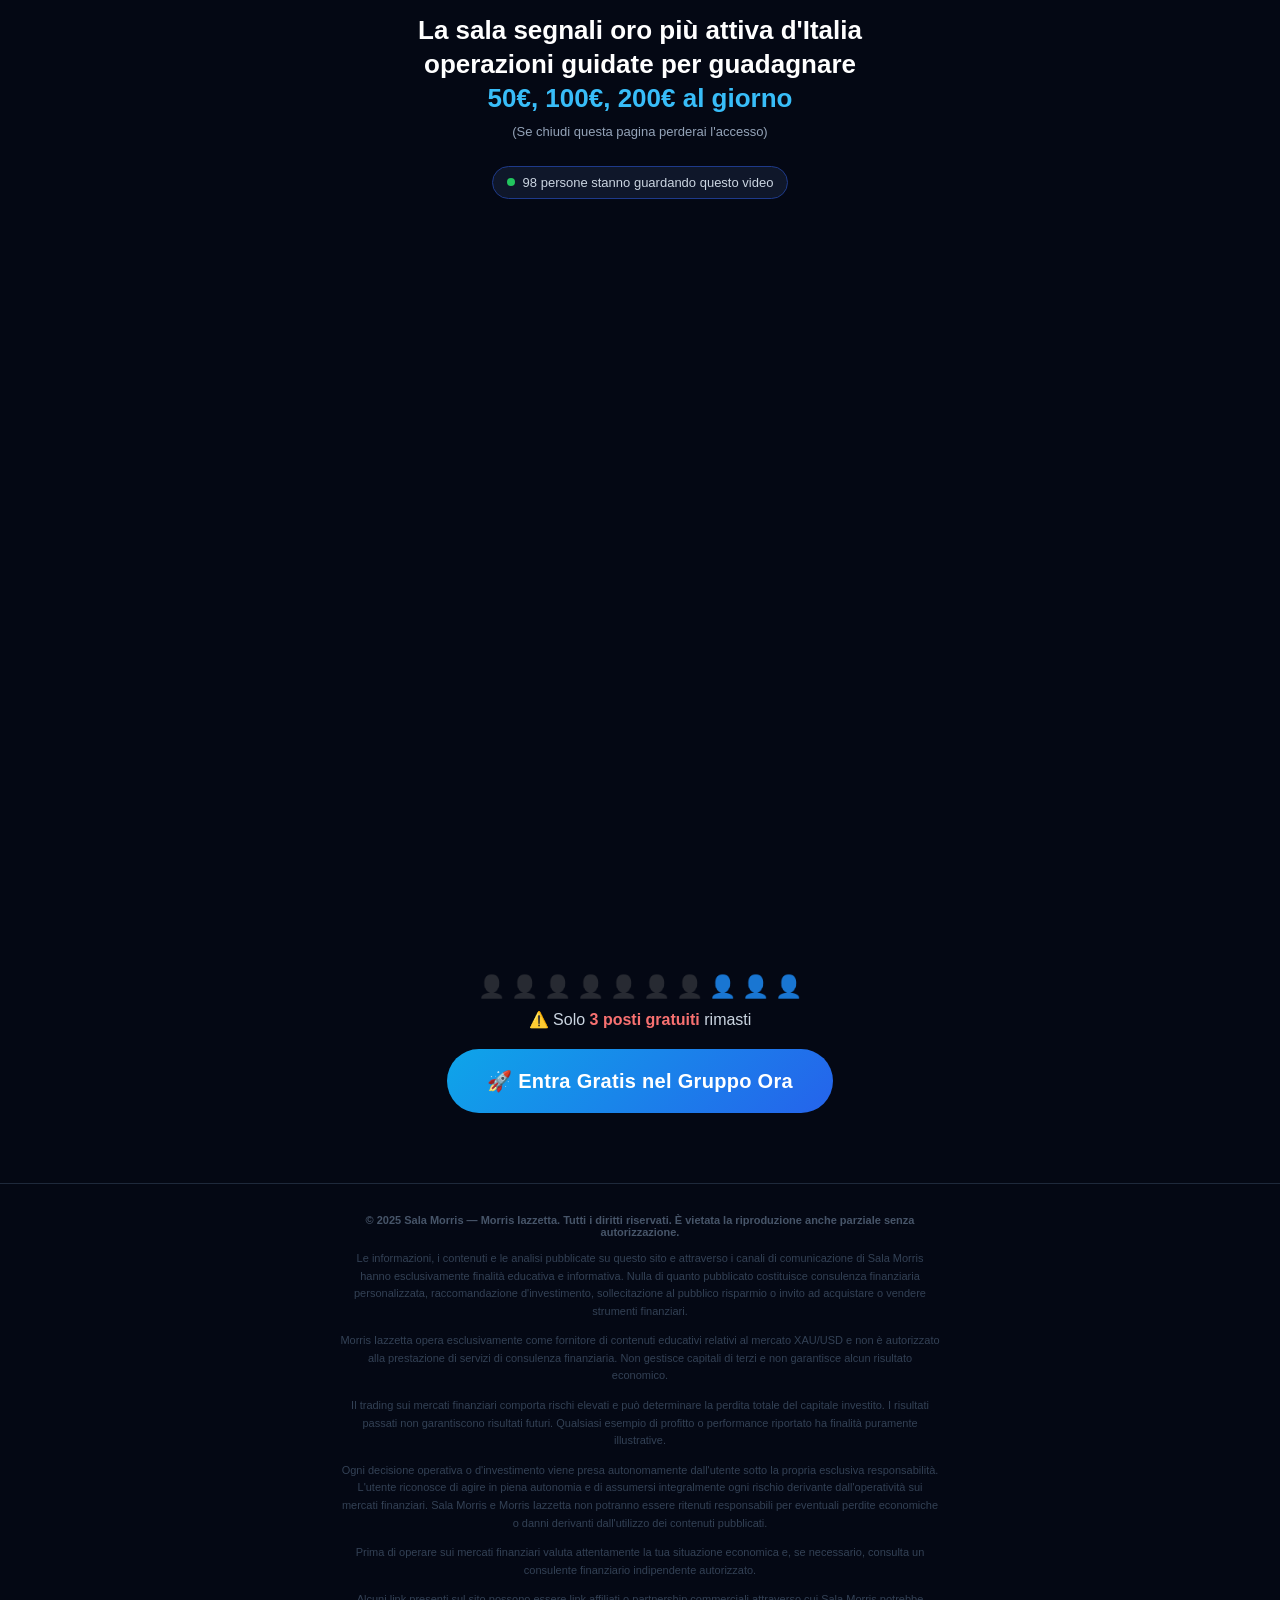
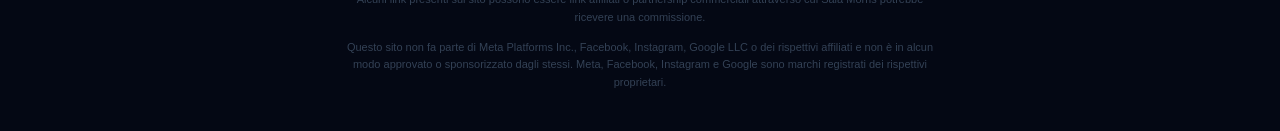
<file: index.html>
<!DOCTYPE html>
<html lang="it">
<head>
  <meta charset="UTF-8" />
  <meta name="viewport" content="width=device-width, initial-scale=1.0"/>
  <title>Sala Segnali Oro</title>
  <link rel="stylesheet" href="style.css"/>
</head>

<body>

<div class="hero">
  <h1>
    La sala segnali oro più attiva d'Italia<br>
    operazioni guidate per guadagnare<br>
    <span class="highlight">50€, 100€, 200€ al giorno</span>
  </h1>
  <div class="hero-sub">
    (Se chiudi questa pagina perderai l'accesso)
  </div>
</div>

<section class="video-section">

  <div class="live">
    <span class="dot"></span>
    <span id="liveCount">98 persone stanno guardando questo video</span>
  </div>

  <div class="video-box">
    <div id="vidalytics_embed_xAyGOYFG7h1gPb8x" style="width: 100%; position:relative; padding-top: 177.94%;"></div>
    <script type="text/javascript">
    (function (v, i, d, a, l, y, t, c, s) {
        y='_'+d.toLowerCase();c=d+'L';if(!v[d]){v[d]={};}if(!v[c]){v[c]={};}if(!v[y]){v[y]={};}var vl='Loader',vli=v[y][vl],vsl=v[c][vl + 'Script'],vlf=v[c][vl + 'Loaded'],ve='Embed';
        if (!vsl){vsl=function(u,cb){
            if(t){cb();return;}s=i.createElement("script");s.type="text/javascript";s.async=1;s.src=u;
            if(s.readyState){s.onreadystatechange=function(){if(s.readyState==="loaded"||s.readyState=="complete"){s.onreadystatechange=null;vlf=1;cb();}};}else{s.onload=function(){vlf=1;cb();};}
            i.getElementsByTagName("head")[0].appendChild(s);
        };}
        vsl(l+'loader.min.js',function(){if(!vli){var vlc=v[c][vl];vli=new vlc();}vli.loadScript(l+'player.min.js',function(){var vec=v[d][ve];t=new vec();t.run(a);});});
    })(window, document, 'Vidalytics', 'vidalytics_embed_xAyGOYFG7h1gPb8x', 'https://fast.vidalytics.com/embeds/LbjsXeBc/xAyGOYFG7h1gPb8x/');
    </script>
  </div>

</section>

<section class="cta-section">

  <div class="scarcity">
    <div class="seats">
      <span class="seat taken">👤</span>
      <span class="seat taken">👤</span>
      <span class="seat taken">👤</span>
      <span class="seat taken">👤</span>
      <span class="seat taken">👤</span>
      <span class="seat taken">👤</span>
      <span class="seat taken">👤</span>
      <span class="seat free">👤</span>
      <span class="seat free">👤</span>
      <span class="seat free">👤</span>
    </div>
    <p class="scarcity-text">⚠️ Solo <strong>3 posti gratuiti</strong> rimasti</p>
  </div>

  <a href="https://wa.me/morrisiazzetta" target="_blank" class="cta-btn">
    🚀 Entra Gratis nel Gruppo Ora
  </a>

</section>

<footer class="footer">
  <div class="footer-inner">

    <p class="footer-brand">© 2025 Sala Morris — Morris Iazzetta. Tutti i diritti riservati. È vietata la riproduzione anche parziale senza autorizzazione.</p>

    <p class="footer-text">Le informazioni, i contenuti e le analisi pubblicate su questo sito e attraverso i canali di comunicazione di Sala Morris hanno esclusivamente finalità educativa e informativa. Nulla di quanto pubblicato costituisce consulenza finanziaria personalizzata, raccomandazione d'investimento, sollecitazione al pubblico risparmio o invito ad acquistare o vendere strumenti finanziari.</p>

    <p class="footer-text">Morris Iazzetta opera esclusivamente come fornitore di contenuti educativi relativi al mercato XAU/USD e non è autorizzato alla prestazione di servizi di consulenza finanziaria. Non gestisce capitali di terzi e non garantisce alcun risultato economico.</p>

    <p class="footer-text">Il trading sui mercati finanziari comporta rischi elevati e può determinare la perdita totale del capitale investito. I risultati passati non garantiscono risultati futuri. Qualsiasi esempio di profitto o performance riportato ha finalità puramente illustrative.</p>

    <p class="footer-text">Ogni decisione operativa o d'investimento viene presa autonomamente dall'utente sotto la propria esclusiva responsabilità. L'utente riconosce di agire in piena autonomia e di assumersi integralmente ogni rischio derivante dall'operatività sui mercati finanziari. Sala Morris e Morris Iazzetta non potranno essere ritenuti responsabili per eventuali perdite economiche o danni derivanti dall'utilizzo dei contenuti pubblicati.</p>

    <p class="footer-text">Prima di operare sui mercati finanziari valuta attentamente la tua situazione economica e, se necessario, consulta un consulente finanziario indipendente autorizzato.</p>

    <p class="footer-text">Alcuni link presenti sul sito possono essere link affiliati o partnership commerciali attraverso cui Sala Morris potrebbe ricevere una commissione.</p>

    <p class="footer-text">Questo sito non fa parte di Meta Platforms Inc., Facebook, Instagram, Google LLC o dei rispettivi affiliati e non è in alcun modo approvato o sponsorizzato dagli stessi. Meta, Facebook, Instagram e Google sono marchi registrati dei rispettivi proprietari.</p>

  </div>
</footer>

<script>
  const el = document.getElementById("liveCount");
  function randomLive() {
    const value = 90 + Math.floor(Math.random() * 25);
    el.innerText = value + " persone stanno guardando questo video";
  }
  setInterval(randomLive, 3000);
</script>

</body>
</html>
</file>
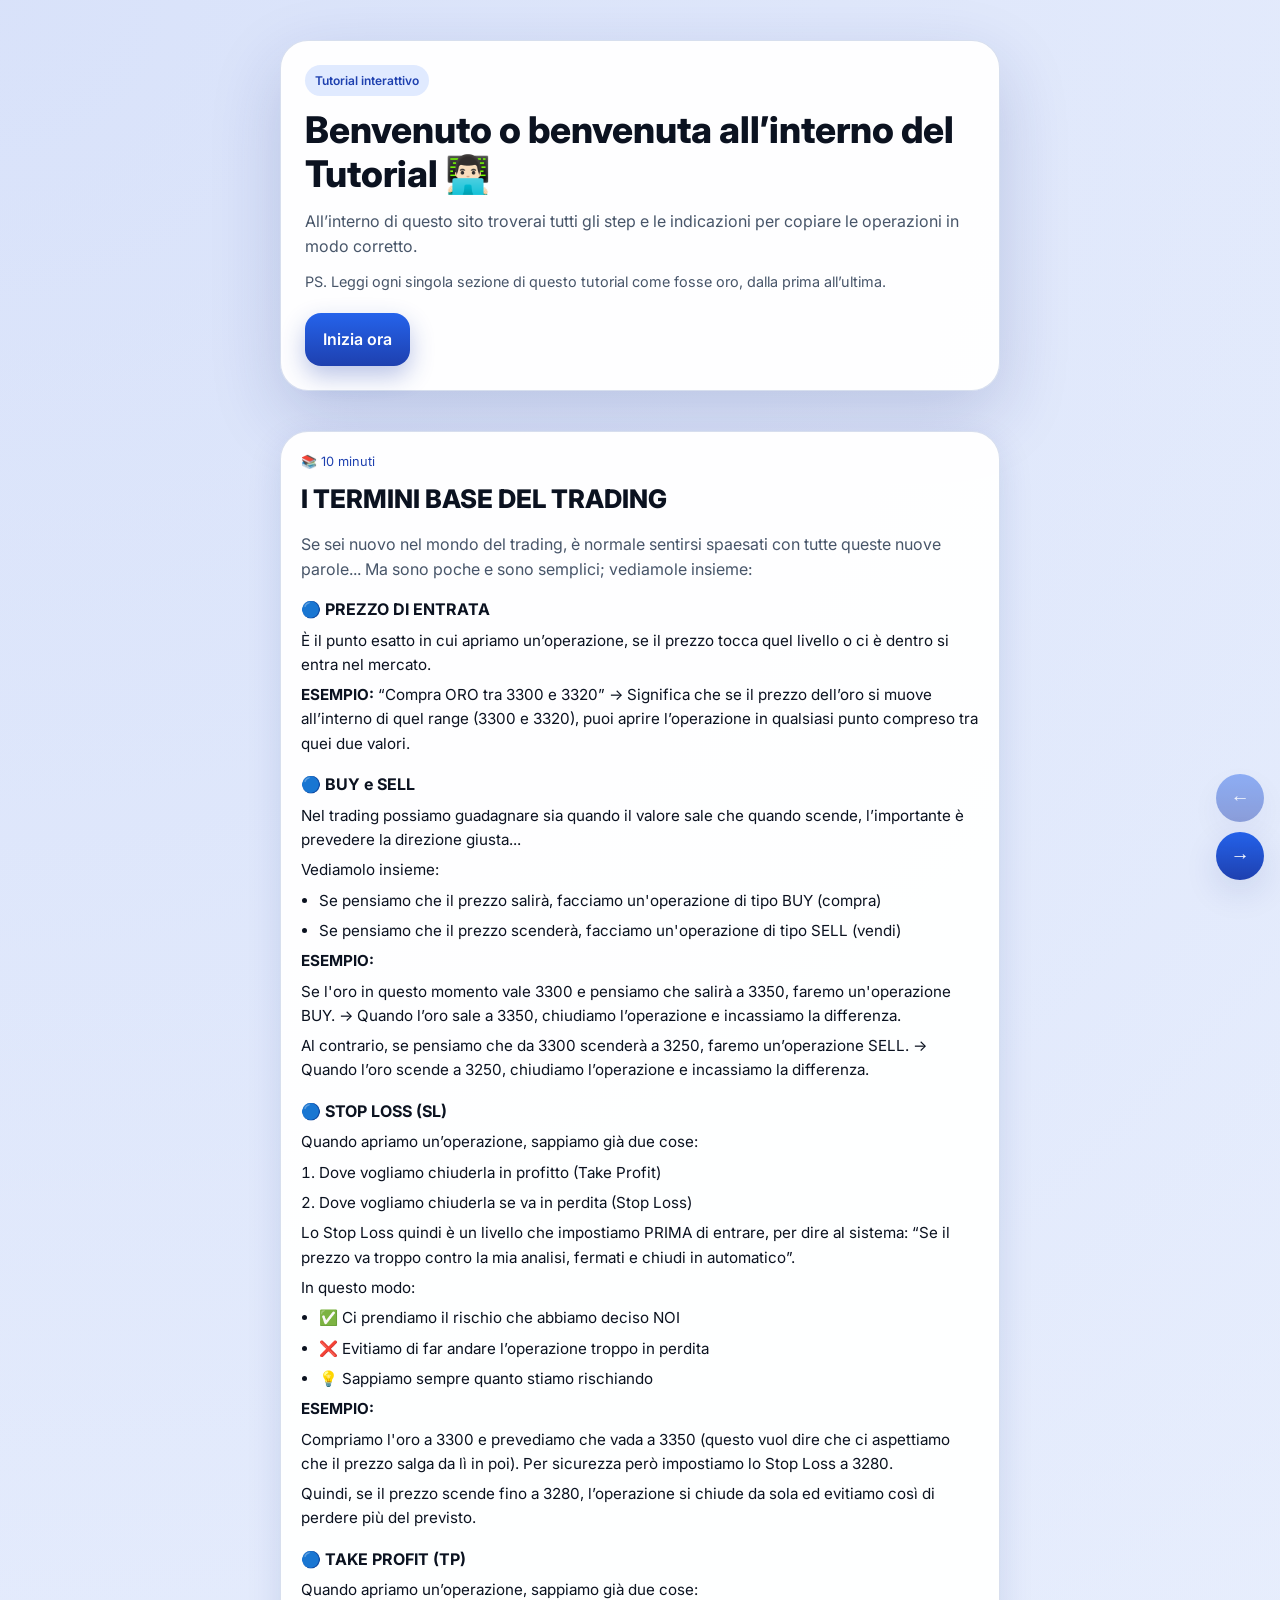
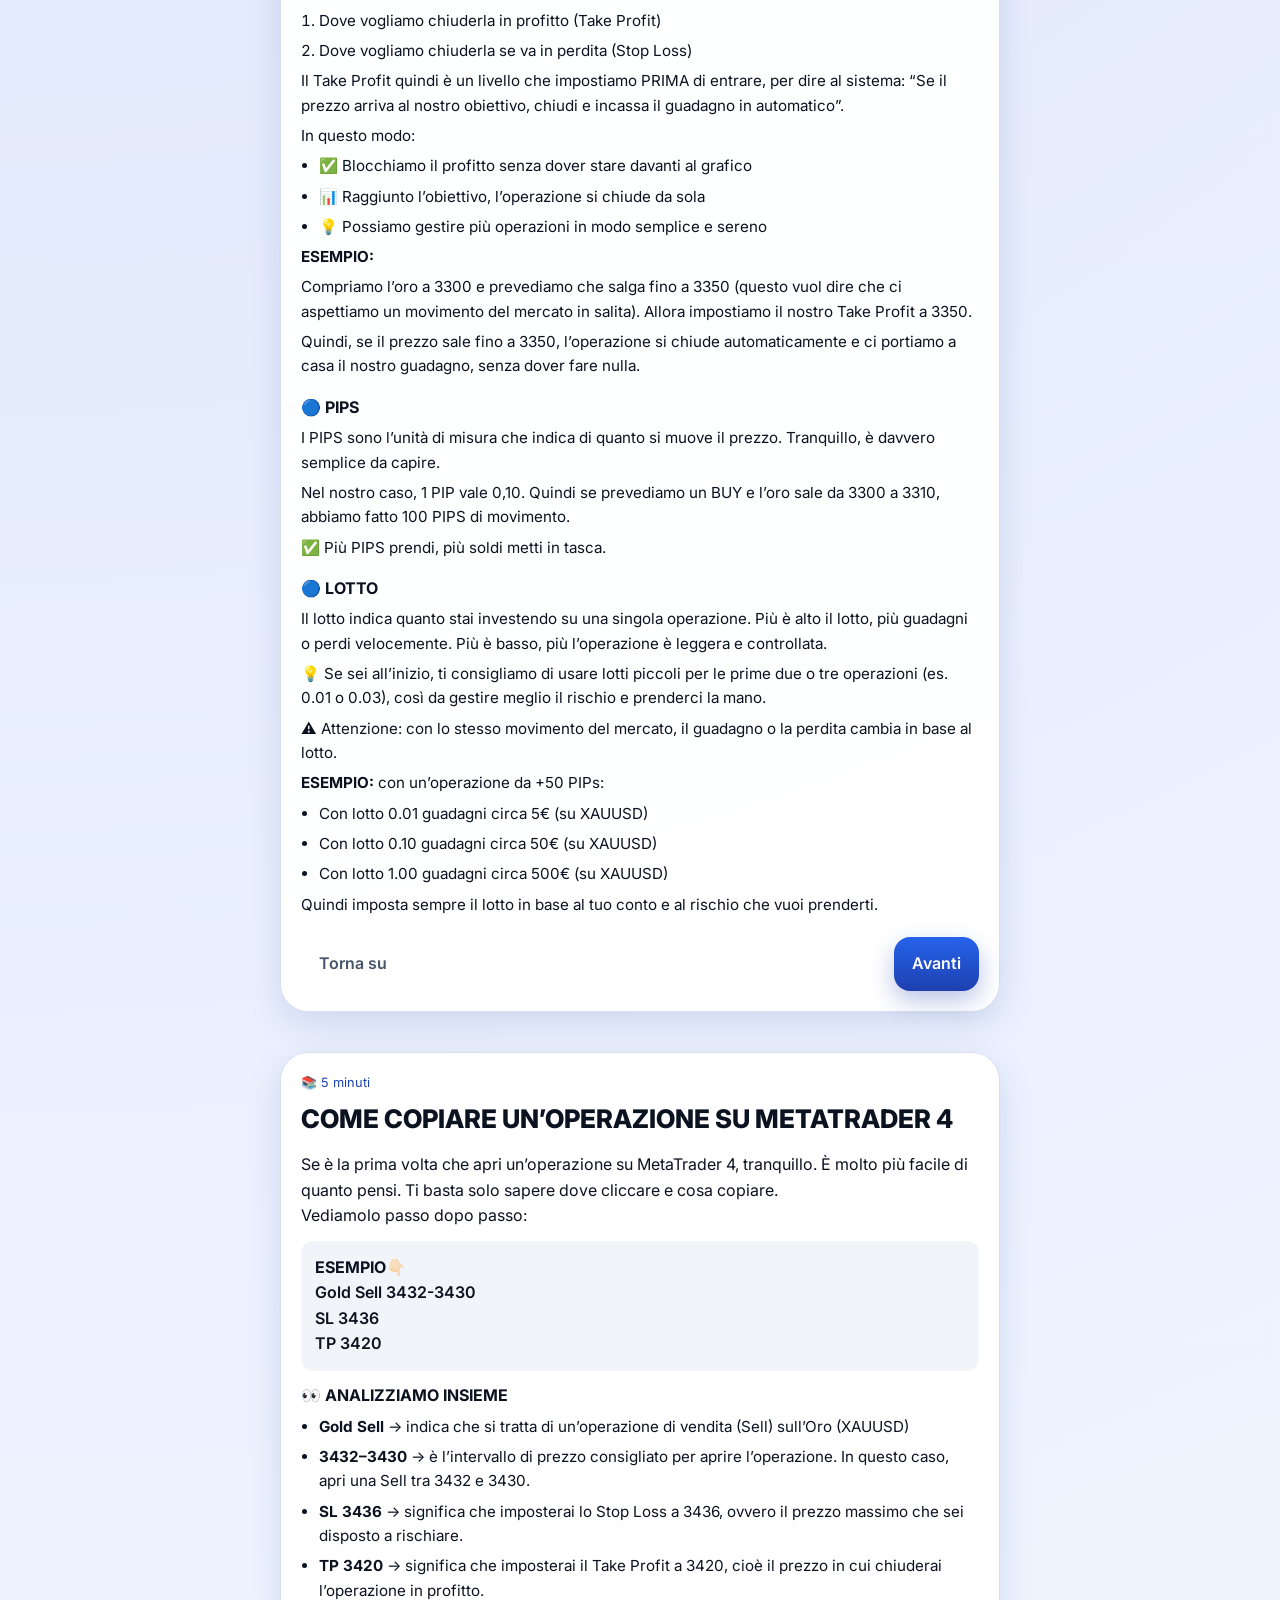
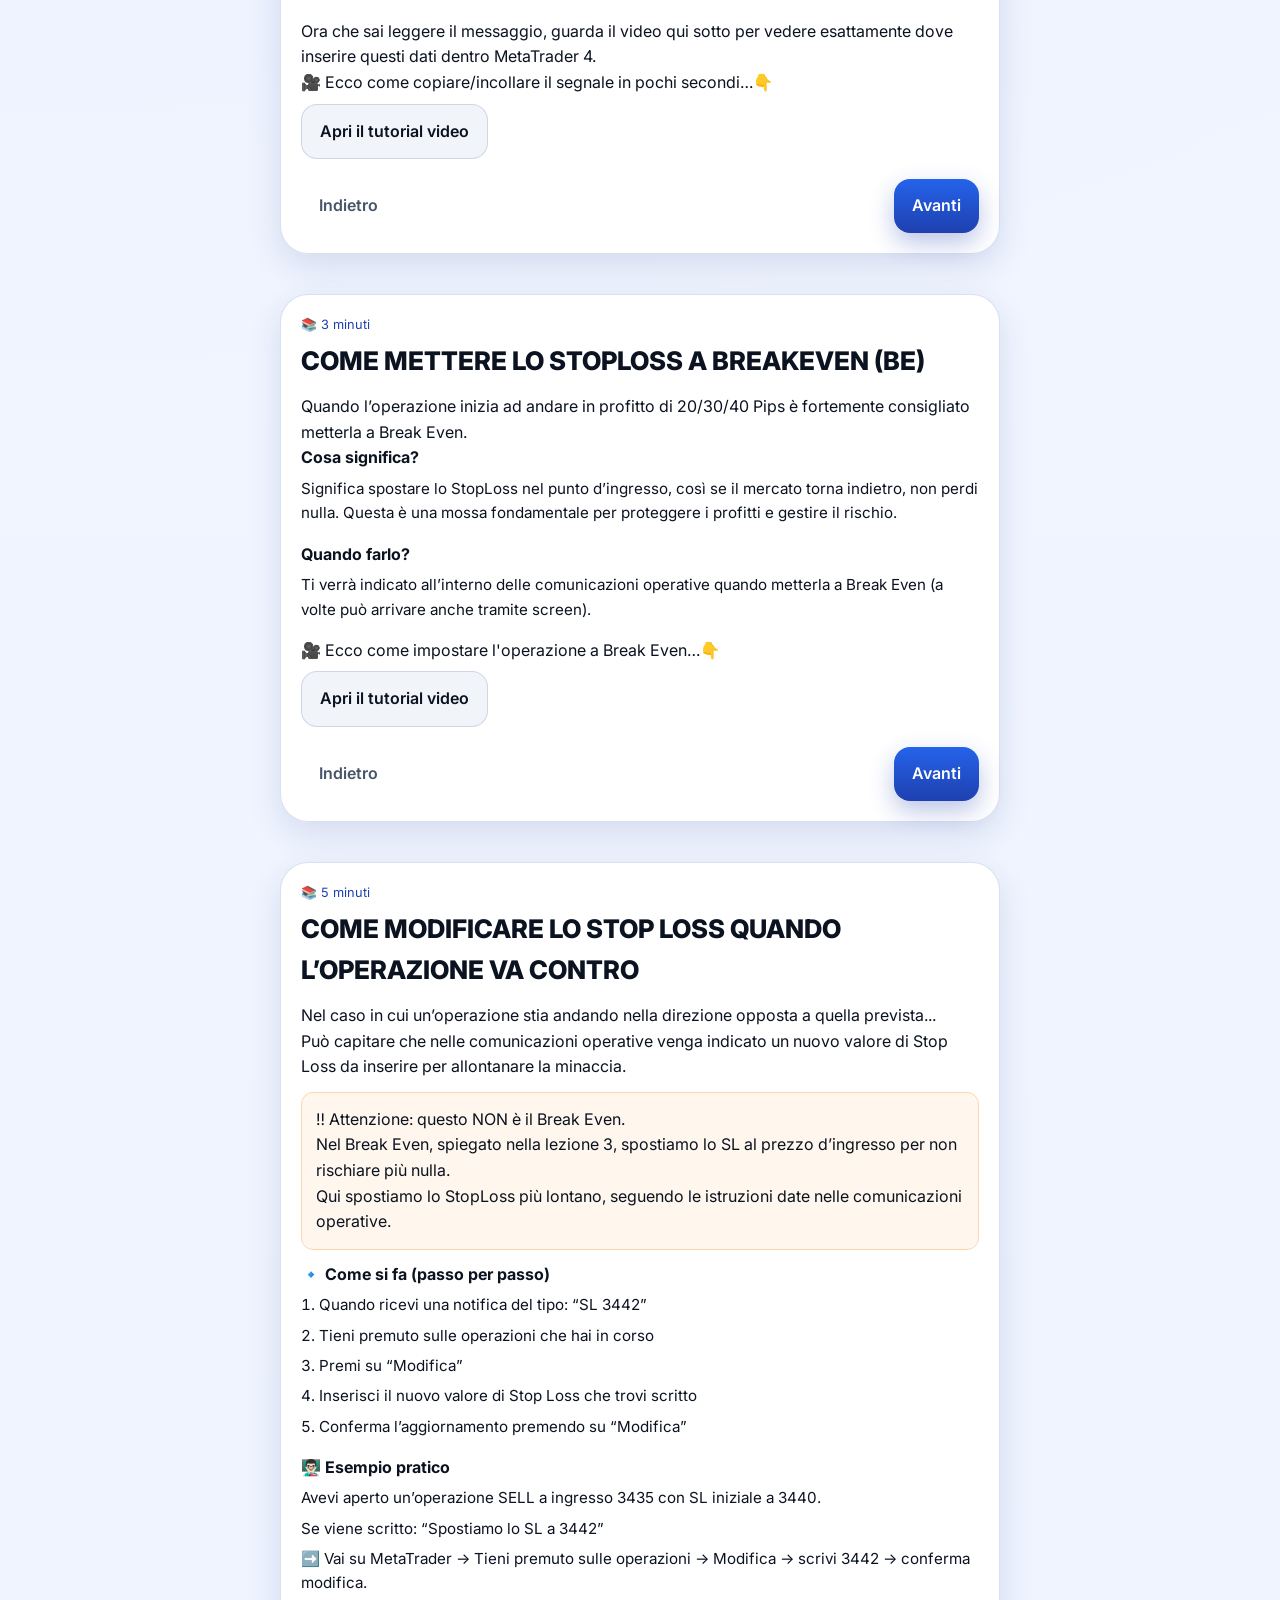
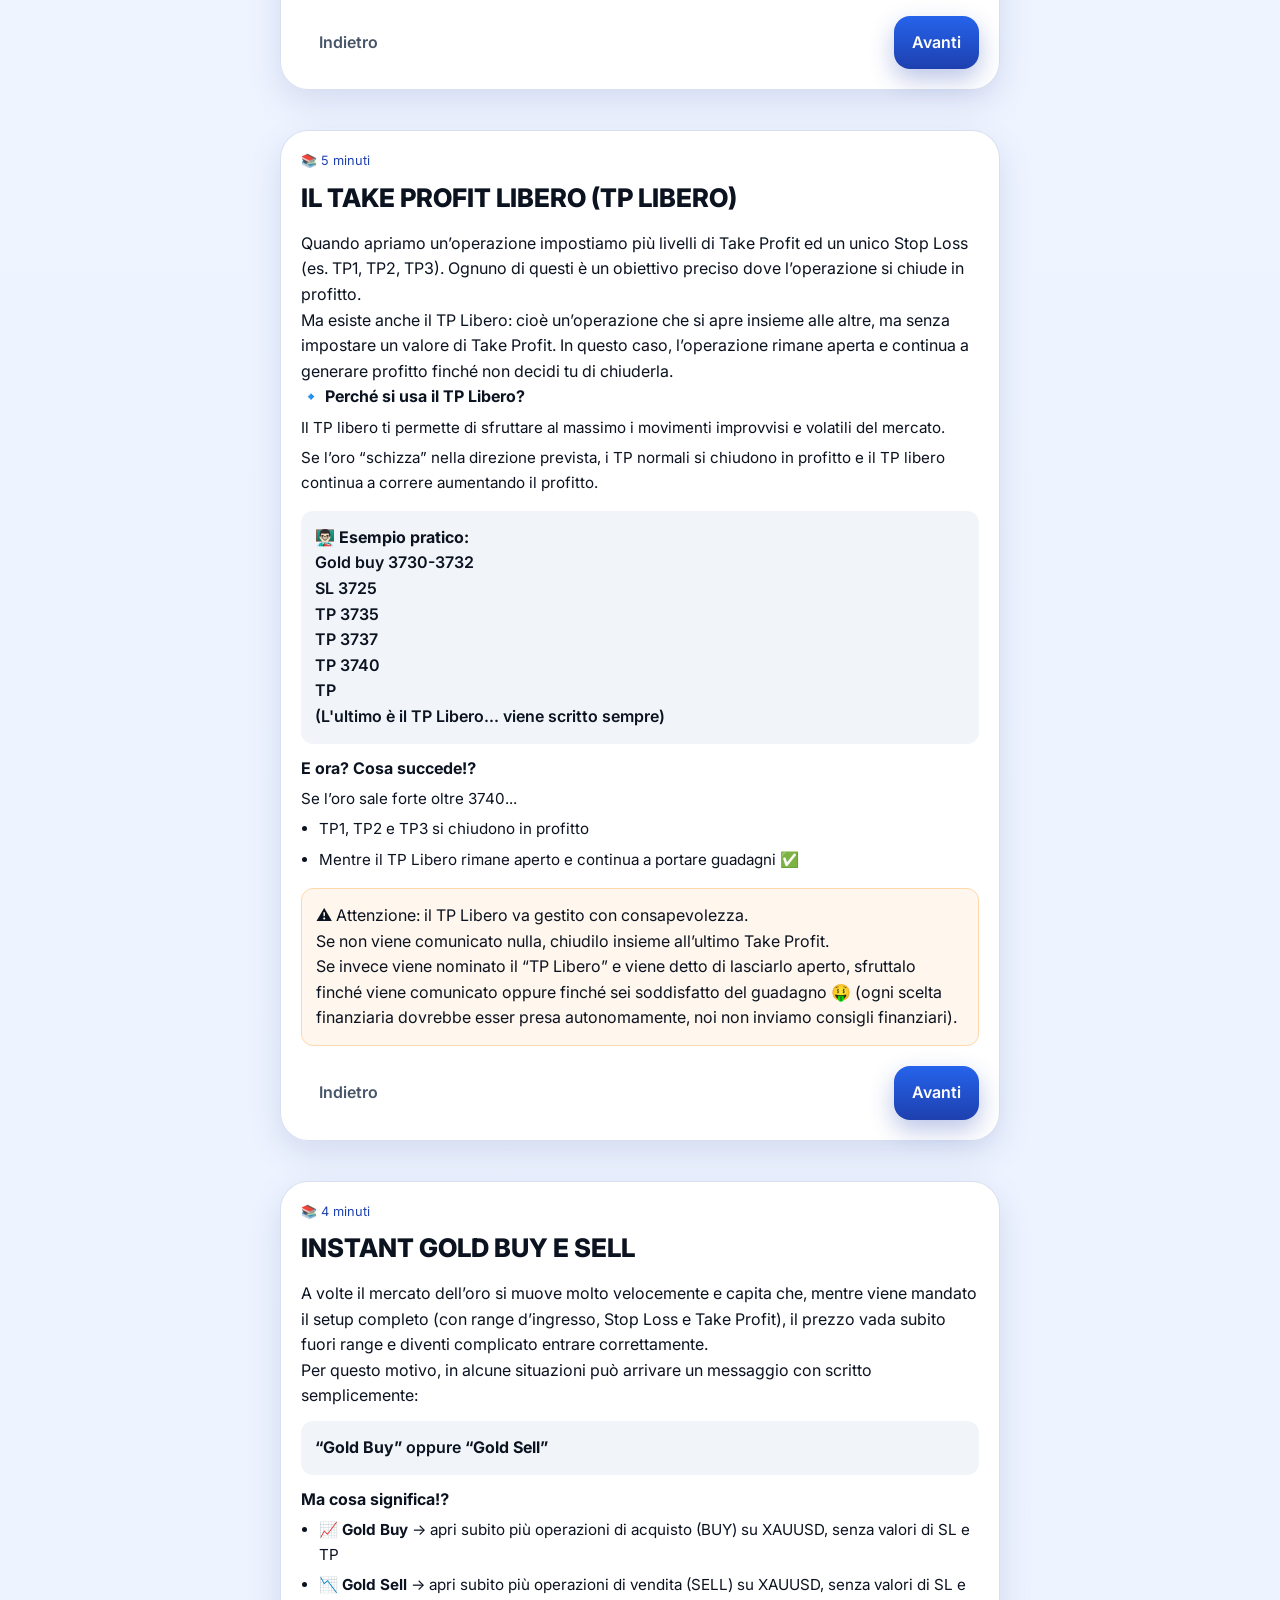
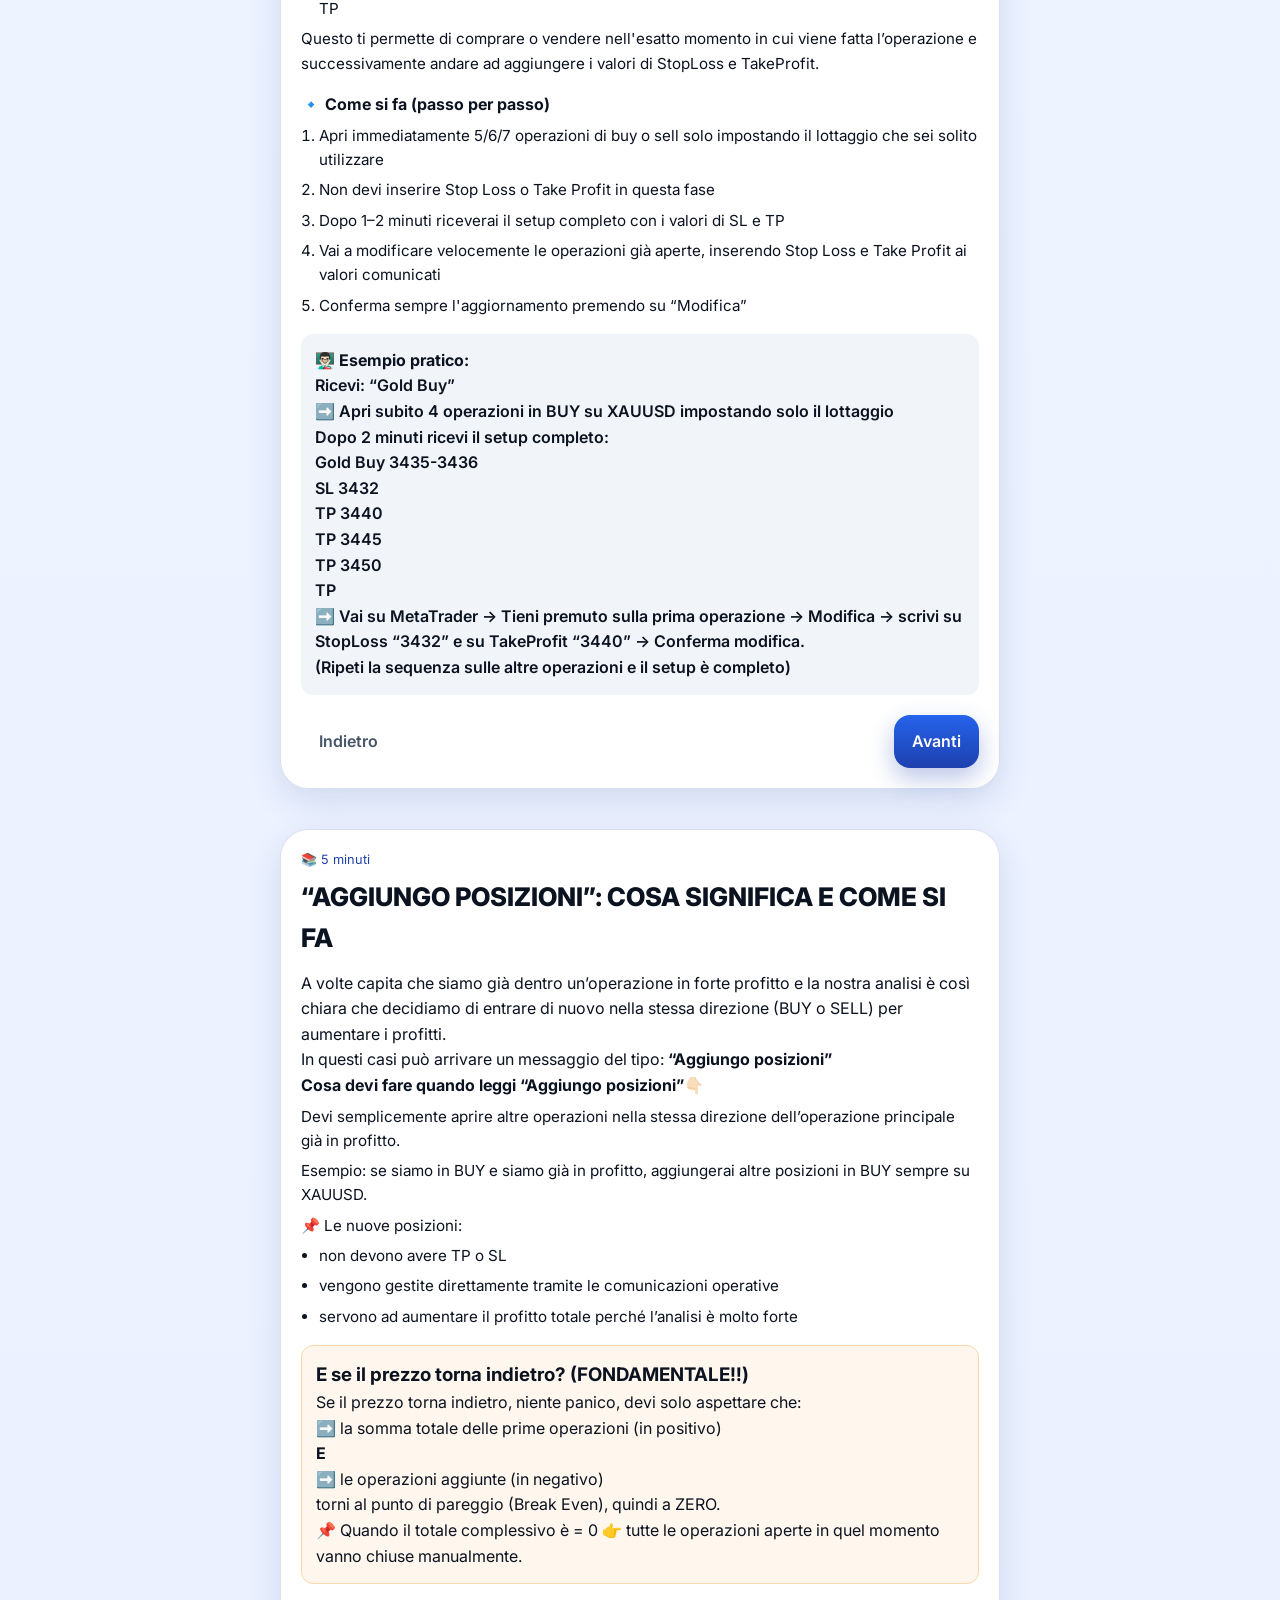
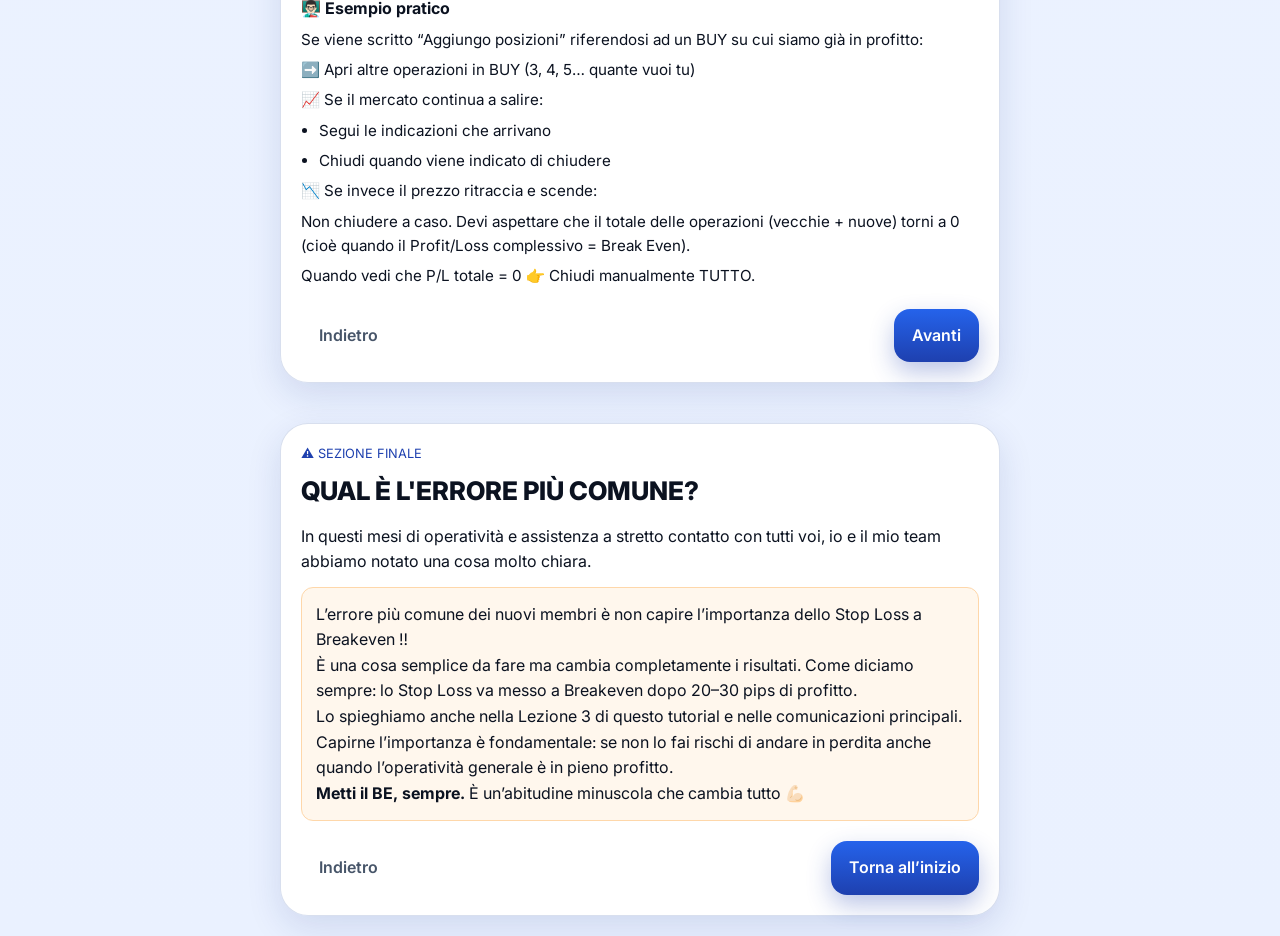
<file: TUTORIAL/index.html>
<!DOCTYPE html>
<html lang="it">
<head>
  <meta charset="UTF-8" />
  <meta name="viewport" content="width=device-width, initial-scale=1.0" />
  <title>Tutorial Trading</title>
  <meta
    name="description"
    content="Tutorial interattivo per capire i termini base del trading e copiare le operazioni in modo corretto."
  />
  <link rel="preconnect" href="https://fonts.googleapis.com" />
  <link rel="preconnect" href="https://fonts.gstatic.com" crossorigin />
  <link
    href="https://fonts.googleapis.com/css2?family=Inter:wght@400;500;600;700;800&display=swap"
    rel="stylesheet"
  />
  <link rel="stylesheet" href="style.css" />
</head>
<body>
  <main class="tutorial-page">
    <header class="tutorial-hero section-anchor" id="top">
      <div class="tutorial-hero__card">
        <span class="tutorial-hero__badge">Tutorial interattivo</span>

        <h1 class="tutorial-hero__title">
          Benvenuto o benvenuta all’interno del Tutorial 👨🏻‍💻
        </h1>

        <p class="tutorial-hero__subtitle">
          All’interno di questo sito troverai tutti gli step e le indicazioni per copiare le operazioni in modo corretto.
        </p>

        <p class="tutorial-hero__note">
          PS. Leggi ogni singola sezione di questo tutorial come fosse oro, dalla prima all’ultima.
        </p>

        <div class="tutorial-hero__actions">
          <a class="tutorial-btn tutorial-btn--primary" href="#lezione-1">Inizia ora</a>
        </div>
      </div>
    </header>

    <section class="lesson section-anchor" id="lezione-1">
      <div class="lesson__card">
        <p class="lesson__meta">📚 10 minuti</p>
        <h2 class="lesson__title">I TERMINI BASE DEL TRADING</h2>

        <p class="lesson__intro">
          Se sei nuovo nel mondo del trading, è normale sentirsi spaesati con tutte queste nuove parole...
          Ma sono poche e sono semplici; vediamole insieme:
        </p>

        <div class="lesson__block">
          <h3>🔵 PREZZO DI ENTRATA</h3>
          <p>
            È il punto esatto in cui apriamo un’operazione, se il prezzo tocca quel livello o ci è dentro si entra nel mercato.
          </p>
          <p>
            <strong>ESEMPIO:</strong> “Compra ORO tra 3300 e 3320” → Significa che se il prezzo dell’oro si muove all’interno di quel range (3300 e 3320), puoi aprire l’operazione in qualsiasi punto compreso tra quei due valori.
          </p>
        </div>

        <div class="lesson__block">
          <h3>🔵 BUY e SELL</h3>
          <p>
            Nel trading possiamo guadagnare sia quando il valore sale che quando scende, l’importante è prevedere la direzione giusta...
          </p>
          <p>Vediamolo insieme:</p>
          <ul>
            <li>Se pensiamo che il prezzo salirà, facciamo un'operazione di tipo BUY (compra)</li>
            <li>Se pensiamo che il prezzo scenderà, facciamo un'operazione di tipo SELL (vendi)</li>
          </ul>
          <p><strong>ESEMPIO:</strong></p>
          <p>
            Se l'oro in questo momento vale 3300 e pensiamo che salirà a 3350, faremo un'operazione BUY.
            → Quando l’oro sale a 3350, chiudiamo l’operazione e incassiamo la differenza.
          </p>
          <p>
            Al contrario, se pensiamo che da 3300 scenderà a 3250, faremo un’operazione SELL.
            → Quando l’oro scende a 3250, chiudiamo l’operazione e incassiamo la differenza.
          </p>
        </div>

        <div class="lesson__block">
          <h3>🔵 STOP LOSS (SL)</h3>
          <p>Quando apriamo un’operazione, sappiamo già due cose:</p>
          <ol>
            <li>Dove vogliamo chiuderla in profitto (Take Profit)</li>
            <li>Dove vogliamo chiuderla se va in perdita (Stop Loss)</li>
          </ol>
          <p>
            Lo Stop Loss quindi è un livello che impostiamo PRIMA di entrare, per dire al sistema:
            “Se il prezzo va troppo contro la mia analisi, fermati e chiudi in automatico”.
          </p>
          <p>In questo modo:</p>
          <ul>
            <li>✅ Ci prendiamo il rischio che abbiamo deciso NOI</li>
            <li>❌ Evitiamo di far andare l’operazione troppo in perdita</li>
            <li>💡 Sappiamo sempre quanto stiamo rischiando</li>
          </ul>
          <p><strong>ESEMPIO:</strong></p>
          <p>
            Compriamo l'oro a 3300 e prevediamo che vada a 3350
            (questo vuol dire che ci aspettiamo che il prezzo salga da lì in poi).
            Per sicurezza però impostiamo lo Stop Loss a 3280.
          </p>
          <p>
            Quindi, se il prezzo scende fino a 3280, l’operazione si chiude da sola
            ed evitiamo così di perdere più del previsto.
          </p>
        </div>

        <div class="lesson__block">
          <h3>🔵 TAKE PROFIT (TP)</h3>
          <p>Quando apriamo un’operazione, sappiamo già due cose:</p>
          <ol>
            <li>Dove vogliamo chiuderla in profitto (Take Profit)</li>
            <li>Dove vogliamo chiuderla se va in perdita (Stop Loss)</li>
          </ol>
          <p>
            Il Take Profit quindi è un livello che impostiamo PRIMA di entrare, per dire al sistema:
            “Se il prezzo arriva al nostro obiettivo, chiudi e incassa il guadagno in automatico”.
          </p>
          <p>In questo modo:</p>
          <ul>
            <li>✅ Blocchiamo il profitto senza dover stare davanti al grafico</li>
            <li>📊 Raggiunto l’obiettivo, l’operazione si chiude da sola</li>
            <li>💡 Possiamo gestire più operazioni in modo semplice e sereno</li>
          </ul>
          <p><strong>ESEMPIO:</strong></p>
          <p>
            Compriamo l’oro a 3300 e prevediamo che salga fino a 3350
            (questo vuol dire che ci aspettiamo un movimento del mercato in salita).
            Allora impostiamo il nostro Take Profit a 3350.
          </p>
          <p>
            Quindi, se il prezzo sale fino a 3350, l’operazione si chiude automaticamente
            e ci portiamo a casa il nostro guadagno, senza dover fare nulla.
          </p>
        </div>

        <div class="lesson__block">
          <h3>🔵 PIPS</h3>
          <p>
            I PIPS sono l’unità di misura che indica di quanto si muove il prezzo.
            Tranquillo, è davvero semplice da capire.
          </p>
          <p>
            Nel nostro caso, 1 PIP vale 0,10.
            Quindi se prevediamo un BUY e l’oro sale da 3300 a 3310, abbiamo fatto 100 PIPS di movimento.
          </p>
          <p>✅ Più PIPS prendi, più soldi metti in tasca.</p>
        </div>

        <div class="lesson__block">
          <h3>🔵 LOTTO</h3>
          <p>
            Il lotto indica quanto stai investendo su una singola operazione.
            Più è alto il lotto, più guadagni o perdi velocemente.
            Più è basso, più l’operazione è leggera e controllata.
          </p>
          <p>
            💡 Se sei all’inizio, ti consigliamo di usare lotti piccoli per le prime due o tre operazioni
            (es. 0.01 o 0.03), così da gestire meglio il rischio e prenderci la mano.
          </p>
          <p>
            ⚠️ Attenzione: con lo stesso movimento del mercato, il guadagno o la perdita cambia in base al lotto.
          </p>
          <p><strong>ESEMPIO:</strong> con un’operazione da +50 PIPs:</p>
          <ul>
            <li>Con lotto 0.01 guadagni circa 5€ (su XAUUSD)</li>
            <li>Con lotto 0.10 guadagni circa 50€ (su XAUUSD)</li>
            <li>Con lotto 1.00 guadagni circa 500€ (su XAUUSD)</li>
          </ul>
          <p>
            Quindi imposta sempre il lotto in base al tuo conto e al rischio che vuoi prenderti.
          </p>
        </div>

        <div class="lesson__nav">
          <a class="tutorial-btn tutorial-btn--ghost" href="#top">Torna su</a>
          <a class="tutorial-btn tutorial-btn--primary" href="#lezione-2">Avanti</a>
        </div>
      </div>
    </section>

    <section class="lesson section-anchor" id="lezione-2">
      <div class="lesson__card">
        <p class="lesson__meta">📚 5 minuti</p>
        <h2 class="lesson__title">COME COPIARE UN’OPERAZIONE SU METATRADER 4</h2>

        <p>
          Se è la prima volta che apri un’operazione su MetaTrader 4, tranquillo.
          È molto più facile di quanto pensi. Ti basta solo sapere dove cliccare e cosa copiare.
        </p>
        <p>Vediamolo passo dopo passo:</p>

        <div class="lesson__signal">
          <p><strong>ESEMPIO👇🏻</strong></p>
          <p>Gold Sell 3432-3430</p>
          <p>SL 3436</p>
          <p>TP 3420</p>
        </div>

        <div class="lesson__block">
          <h3>👀 ANALIZZIAMO INSIEME</h3>
          <ul>
            <li><strong>Gold Sell</strong> → indica che si tratta di un’operazione di vendita (Sell) sull’Oro (XAUUSD)</li>
            <li><strong>3432–3430</strong> → è l’intervallo di prezzo consigliato per aprire l’operazione. In questo caso, apri una Sell tra 3432 e 3430.</li>
            <li><strong>SL 3436</strong> → significa che imposterai lo Stop Loss a 3436, ovvero il prezzo massimo che sei disposto a rischiare.</li>
            <li><strong>TP 3420</strong> → significa che imposterai il Take Profit a 3420, cioè il prezzo in cui chiuderai l’operazione in profitto.</li>
          </ul>
        </div>

        <p>
          Ora che sai leggere il messaggio, guarda il video qui sotto per vedere esattamente dove inserire questi dati dentro MetaTrader 4.
        </p>

        <div class="lesson__video">
          <p>🎥 Ecco come copiare/incollare il segnale in pochi secondi…👇</p>
          <a class="tutorial-btn tutorial-btn--secondary tutorial-btn--inline" href="https://www.youtube.com/shorts/qr_PQzR6Dnw?feature=share" target="_blank" rel="noopener noreferrer">
            Apri il tutorial video
          </a>
        </div>

        <div class="lesson__nav">
          <a class="tutorial-btn tutorial-btn--ghost" href="#lezione-1">Indietro</a>
          <a class="tutorial-btn tutorial-btn--primary" href="#lezione-3">Avanti</a>
        </div>
      </div>
    </section>

    <section class="lesson section-anchor" id="lezione-3">
      <div class="lesson__card">
        <p class="lesson__meta">📚 3 minuti</p>
        <h2 class="lesson__title">COME METTERE LO STOPLOSS A BREAKEVEN (BE)</h2>

        <p>
          Quando l’operazione inizia ad andare in profitto di 20/30/40 Pips è fortemente consigliato metterla a Break Even.
        </p>

        <div class="lesson__block">
          <h3>Cosa significa?</h3>
          <p>
            Significa spostare lo StopLoss nel punto d’ingresso, così se il mercato torna indietro, non perdi nulla.
            Questa è una mossa fondamentale per proteggere i profitti e gestire il rischio.
          </p>
        </div>

        <div class="lesson__block">
          <h3>Quando farlo?</h3>
          <p>
            Ti verrà indicato all’interno delle comunicazioni operative quando metterla a Break Even
            (a volte può arrivare anche tramite screen).
          </p>
        </div>

        <div class="lesson__video">
          <p>🎥 Ecco come impostare l'operazione a Break Even…👇</p>
          <a class="tutorial-btn tutorial-btn--secondary tutorial-btn--inline" href="https://www.youtube.com/shorts/OHziAVLCNVo" target="_blank" rel="noopener noreferrer">
            Apri il tutorial video
          </a>
        </div>

        <div class="lesson__nav">
          <a class="tutorial-btn tutorial-btn--ghost" href="#lezione-2">Indietro</a>
          <a class="tutorial-btn tutorial-btn--primary" href="#lezione-4">Avanti</a>
        </div>
      </div>
    </section>

    <section class="lesson section-anchor" id="lezione-4">
      <div class="lesson__card">
        <p class="lesson__meta">📚 5 minuti</p>
        <h2 class="lesson__title">COME MODIFICARE LO STOP LOSS QUANDO L’OPERAZIONE VA CONTRO</h2>

        <p>
          Nel caso in cui un’operazione stia andando nella direzione opposta a quella prevista...
        </p>
        <p>
          Può capitare che nelle comunicazioni operative venga indicato un nuovo valore di Stop Loss da inserire per allontanare la minaccia.
        </p>

        <div class="lesson__warning">
          <p>‼️ Attenzione: questo NON è il Break Even.</p>
          <p>
            Nel Break Even, spiegato nella lezione 3, spostiamo lo SL al prezzo d’ingresso per non rischiare più nulla.
          </p>
          <p>
            Qui spostiamo lo StopLoss più lontano, seguendo le istruzioni date nelle comunicazioni operative.
          </p>
        </div>

        <div class="lesson__block">
          <h3>🔹 Come si fa (passo per passo)</h3>
          <ol>
            <li>Quando ricevi una notifica del tipo: “SL 3442”</li>
            <li>Tieni premuto sulle operazioni che hai in corso</li>
            <li>Premi su “Modifica”</li>
            <li>Inserisci il nuovo valore di Stop Loss che trovi scritto</li>
            <li>Conferma l’aggiornamento premendo su “Modifica”</li>
          </ol>
        </div>

        <div class="lesson__block">
          <h3>👨🏻‍🏫 Esempio pratico</h3>
          <p>
            Avevi aperto un’operazione SELL a ingresso 3435 con SL iniziale a 3440.
          </p>
          <p>
            Se viene scritto: “Spostiamo lo SL a 3442”
          </p>
          <p>
            ➡️ Vai su MetaTrader → Tieni premuto sulle operazioni → Modifica → scrivi 3442 → conferma modifica.
          </p>
        </div>

        <div class="lesson__nav">
          <a class="tutorial-btn tutorial-btn--ghost" href="#lezione-3">Indietro</a>
          <a class="tutorial-btn tutorial-btn--primary" href="#lezione-5">Avanti</a>
        </div>
      </div>
    </section>

    <section class="lesson section-anchor" id="lezione-5">
      <div class="lesson__card">
        <p class="lesson__meta">📚 5 minuti</p>
        <h2 class="lesson__title">IL TAKE PROFIT LIBERO (TP LIBERO)</h2>

        <p>
          Quando apriamo un’operazione impostiamo più livelli di Take Profit ed un unico Stop Loss
          (es. TP1, TP2, TP3). Ognuno di questi è un obiettivo preciso dove l’operazione si chiude in profitto.
        </p>
        <p>
          Ma esiste anche il TP Libero: cioè un’operazione che si apre insieme alle altre, ma senza impostare un valore di Take Profit.
          In questo caso, l’operazione rimane aperta e continua a generare profitto finché non decidi tu di chiuderla.
        </p>

        <div class="lesson__block">
          <h3>🔹 Perché si usa il TP Libero?</h3>
          <p>
            Il TP libero ti permette di sfruttare al massimo i movimenti improvvisi e volatili del mercato.
          </p>
          <p>
            Se l’oro “schizza” nella direzione prevista, i TP normali si chiudono in profitto
            e il TP libero continua a correre aumentando il profitto.
          </p>
        </div>

        <div class="lesson__signal">
          <p><strong>👨🏻‍🏫 Esempio pratico:</strong></p>
          <p>Gold buy 3730-3732</p>
          <p>SL 3725</p>
          <p>TP 3735</p>
          <p>TP 3737</p>
          <p>TP 3740</p>
          <p>TP</p>
          <p>(L'ultimo è il TP Libero... viene scritto sempre)</p>
        </div>

        <div class="lesson__block">
          <h3>E ora? Cosa succede⁉️</h3>
          <p>Se l’oro sale forte oltre 3740...</p>
          <ul>
            <li>TP1, TP2 e TP3 si chiudono in profitto</li>
            <li>Mentre il TP Libero rimane aperto e continua a portare guadagni ✅</li>
          </ul>
        </div>

        <div class="lesson__warning">
          <p>⚠️ Attenzione: il TP Libero va gestito con consapevolezza.</p>
          <p>Se non viene comunicato nulla, chiudilo insieme all’ultimo Take Profit.</p>
          <p>
            Se invece viene nominato il “TP Libero” e viene detto di lasciarlo aperto,
            sfruttalo finché viene comunicato oppure finché sei soddisfatto del guadagno 🤑
            (ogni scelta finanziaria dovrebbe esser presa autonomamente, noi non inviamo consigli finanziari).
          </p>
        </div>

        <div class="lesson__nav">
          <a class="tutorial-btn tutorial-btn--ghost" href="#lezione-4">Indietro</a>
          <a class="tutorial-btn tutorial-btn--primary" href="#lezione-6">Avanti</a>
        </div>
      </div>
    </section>

    <section class="lesson section-anchor" id="lezione-6">
      <div class="lesson__card">
        <p class="lesson__meta">📚 4 minuti</p>
        <h2 class="lesson__title">INSTANT GOLD BUY E SELL</h2>

        <p>
          A volte il mercato dell’oro si muove molto velocemente e capita che, mentre viene mandato il setup completo
          (con range d’ingresso, Stop Loss e Take Profit), il prezzo vada subito fuori range e diventi complicato entrare correttamente.
        </p>
        <p>
          Per questo motivo, in alcune situazioni può arrivare un messaggio con scritto semplicemente:
        </p>

        <div class="lesson__signal">
          <p><strong>“Gold Buy”</strong> oppure <strong>“Gold Sell”</strong></p>
        </div>

        <div class="lesson__block">
          <h3>Ma cosa significa⁉️</h3>
          <ul>
            <li>📈 <strong>Gold Buy</strong> → apri subito più operazioni di acquisto (BUY) su XAUUSD, senza valori di SL e TP</li>
            <li>📉 <strong>Gold Sell</strong> → apri subito più operazioni di vendita (SELL) su XAUUSD, senza valori di SL e TP</li>
          </ul>
          <p>
            Questo ti permette di comprare o vendere nell'esatto momento in cui viene fatta l’operazione
            e successivamente andare ad aggiungere i valori di StopLoss e TakeProfit.
          </p>
        </div>

        <div class="lesson__block">
          <h3>🔹 Come si fa (passo per passo)</h3>
          <ol>
            <li>Apri immediatamente 5/6/7 operazioni di buy o sell solo impostando il lottaggio che sei solito utilizzare</li>
            <li>Non devi inserire Stop Loss o Take Profit in questa fase</li>
            <li>Dopo 1–2 minuti riceverai il setup completo con i valori di SL e TP</li>
            <li>Vai a modificare velocemente le operazioni già aperte, inserendo Stop Loss e Take Profit ai valori comunicati</li>
            <li>Conferma sempre l'aggiornamento premendo su “Modifica”</li>
          </ol>
        </div>

        <div class="lesson__signal">
          <p><strong>👨🏻‍🏫 Esempio pratico:</strong></p>
          <p>Ricevi: “Gold Buy”</p>
          <p>➡️ Apri subito 4 operazioni in BUY su XAUUSD impostando solo il lottaggio</p>
          <p>Dopo 2 minuti ricevi il setup completo:</p>
          <p>Gold Buy 3435-3436</p>
          <p>SL 3432</p>
          <p>TP 3440</p>
          <p>TP 3445</p>
          <p>TP 3450</p>
          <p>TP</p>
          <p>
            ➡️ Vai su MetaTrader → Tieni premuto sulla prima operazione → Modifica →
            scrivi su StopLoss “3432” e su TakeProfit “3440” → Conferma modifica.
          </p>
          <p>(Ripeti la sequenza sulle altre operazioni e il setup è completo)</p>
        </div>

        <div class="lesson__nav">
          <a class="tutorial-btn tutorial-btn--ghost" href="#lezione-5">Indietro</a>
          <a class="tutorial-btn tutorial-btn--primary" href="#lezione-7">Avanti</a>
        </div>
      </div>
    </section>

    <section class="lesson section-anchor" id="lezione-7">
      <div class="lesson__card">
        <p class="lesson__meta">📚 5 minuti</p>
        <h2 class="lesson__title">“AGGIUNGO POSIZIONI”: COSA SIGNIFICA E COME SI FA</h2>

        <p>
          A volte capita che siamo già dentro un’operazione in forte profitto e la nostra analisi è così chiara
          che decidiamo di entrare di nuovo nella stessa direzione (BUY o SELL) per aumentare i profitti.
        </p>
        <p>
          In questi casi può arrivare un messaggio del tipo: <strong>“Aggiungo posizioni”</strong>
        </p>

        <div class="lesson__block">
          <h3>Cosa devi fare quando leggi “Aggiungo posizioni”👇🏻</h3>
          <p>
            Devi semplicemente aprire altre operazioni nella stessa direzione dell’operazione principale già in profitto.
          </p>
          <p>
            Esempio: se siamo in BUY e siamo già in profitto, aggiungerai altre posizioni in BUY sempre su XAUUSD.
          </p>
          <p>📌 Le nuove posizioni:</p>
          <ul>
            <li>non devono avere TP o SL</li>
            <li>vengono gestite direttamente tramite le comunicazioni operative</li>
            <li>servono ad aumentare il profitto totale perché l’analisi è molto forte</li>
          </ul>
        </div>

        <div class="lesson__warning">
          <h3>E se il prezzo torna indietro? (FONDAMENTALE‼️)</h3>
          <p>Se il prezzo torna indietro, niente panico, devi solo aspettare che:</p>
          <p>➡️ la somma totale delle prime operazioni (in positivo)</p>
          <p><strong>E</strong></p>
          <p>➡️ le operazioni aggiunte (in negativo)</p>
          <p>torni al punto di pareggio (Break Even), quindi a ZERO.</p>
          <p>
            📌 Quando il totale complessivo è = 0
            👉 tutte le operazioni aperte in quel momento vanno chiuse manualmente.
          </p>
        </div>

        <div class="lesson__block">
          <h3>👨🏻‍🏫 Esempio pratico</h3>
          <p>
            Se viene scritto “Aggiungo posizioni” riferendosi ad un BUY su cui siamo già in profitto:
          </p>
          <p>➡️ Apri altre operazioni in BUY (3, 4, 5… quante vuoi tu)</p>
          <p>📈 Se il mercato continua a salire:</p>
          <ul>
            <li>Segui le indicazioni che arrivano</li>
            <li>Chiudi quando viene indicato di chiudere</li>
          </ul>
          <p>📉 Se invece il prezzo ritraccia e scende:</p>
          <p>
            Non chiudere a caso. Devi aspettare che il totale delle operazioni (vecchie + nuove) torni a 0
            (cioè quando il Profit/Loss complessivo = Break Even).
          </p>
          <p>Quando vedi che P/L totale = 0 👉 Chiudi manualmente TUTTO.</p>
        </div>

        <div class="lesson__nav">
          <a class="tutorial-btn tutorial-btn--ghost" href="#lezione-6">Indietro</a>
          <a class="tutorial-btn tutorial-btn--primary" href="#errore-comune">Avanti</a>
        </div>
      </div>
    </section>

    <section class="lesson lesson--final section-anchor" id="errore-comune">
      <div class="lesson__card">
        <p class="lesson__meta">⚠️ SEZIONE FINALE</p>
        <h2 class="lesson__title">QUAL È L'ERRORE PIÙ COMUNE?</h2>

        <p>
          In questi mesi di operatività e assistenza a stretto contatto con tutti voi, io e il mio team abbiamo notato una cosa molto chiara.
        </p>

        <div class="lesson__warning">
          <p>
            L’errore più comune dei nuovi membri è non capire l’importanza dello Stop Loss a Breakeven ‼️
          </p>
          <p>
            È una cosa semplice da fare ma cambia completamente i risultati.
            Come diciamo sempre: lo Stop Loss va messo a Breakeven dopo 20–30 pips di profitto.
          </p>
          <p>
            Lo spieghiamo anche nella Lezione 3 di questo tutorial e nelle comunicazioni principali.
          </p>
          <p>
            Capirne l’importanza è fondamentale: se non lo fai rischi di andare in perdita anche quando l’operatività generale è in pieno profitto.
          </p>
          <p><strong>Metti il BE, sempre.</strong> È un’abitudine minuscola che cambia tutto 💪🏻</p>
        </div>

        <div class="lesson__nav">
          <a class="tutorial-btn tutorial-btn--ghost" href="#lezione-7">Indietro</a>
          <a class="tutorial-btn tutorial-btn--primary" href="#top">Torna all’inizio</a>
        </div>
      </div>
    </section>

    <div class="floating-nav" aria-label="Navigazione rapida tutorial">
      <button class="floating-nav__btn" id="prevBtn" type="button" aria-label="Sezione precedente">
        <span>←</span>
      </button>
      <button class="floating-nav__btn" id="nextBtn" type="button" aria-label="Sezione successiva">
        <span>→</span>
      </button>
    </div>
  </main>

  <script>
    const sections = Array.from(document.querySelectorAll(".section-anchor"));
    const prevBtn = document.getElementById("prevBtn");
    const nextBtn = document.getElementById("nextBtn");
    let currentIndex = 0;

    function updateCurrentSection() {
      let closestIndex = 0;
      let closestDistance = Number.POSITIVE_INFINITY;

      sections.forEach((section, index) => {
        const rect = section.getBoundingClientRect();
        const distance = Math.abs(rect.top - 120);
        if (distance < closestDistance) {
          closestDistance = distance;
          closestIndex = index;
        }
      });

      currentIndex = closestIndex;
      prevBtn.disabled = currentIndex === 0;
      nextBtn.disabled = currentIndex === sections.length - 1;
    }

    function goToSection(index) {
      if (index < 0 || index >= sections.length) return;
      sections[index].scrollIntoView({ behavior: "smooth", block: "start" });
    }

    prevBtn.addEventListener("click", () => {
      updateCurrentSection();
      goToSection(currentIndex - 1);
    });

    nextBtn.addEventListener("click", () => {
      updateCurrentSection();
      goToSection(currentIndex + 1);
    });

    window.addEventListener("scroll", updateCurrentSection, { passive: true });
    window.addEventListener("load", updateCurrentSection);
    window.addEventListener("resize", updateCurrentSection);
  </script>
</body>
</html>
</file>
<file: style.css>
* {
  margin: 0;
  padding: 0;
  box-sizing: border-box;
  font-family: -apple-system, BlinkMacSystemFont, 'Segoe UI', Roboto, sans-serif;
}

body {
  background: #040814;
  color: white;
}

.hero {
  text-align: center;
  padding: 8px 16px 10px;
}

.hero h1 {
  font-size: 26px;
  font-weight: 900;
  line-height: 1.3;
  margin-top: 0;
  margin-bottom: 8px;
  padding-top: 6px;
}

.highlight { color: #38bdf8; }

.hero-sub {
  font-size: 13px;
  color: #94a3b8;
  margin-bottom: 10px;
  line-height: 1.4;
}

.video-section {
  text-align: center;
  padding: 4px 20px 20px;
}

.live {
  display: inline-flex;
  align-items: center;
  gap: 8px;
  margin-bottom: 8px;
  padding: 8px 14px;
  background: #0f172a;
  border: 1px solid #1e3a8a;
  border-radius: 999px;
  font-size: 13px;
  color: #cbd5e1;
}

.dot {
  width: 8px;
  height: 8px;
  background: #22c55e;
  border-radius: 50%;
}

.video-box {
  max-width: 420px;
  margin: 0 auto;
  border-radius: 14px;
  overflow: hidden;
}

.cta-section {
  text-align: center;
  padding: 0 20px 60px;
}

.scarcity {
  margin-bottom: 20px;
}

.seats {
  display: flex;
  justify-content: center;
  gap: 6px;
  margin-bottom: 10px;
  font-size: 22px;
}

.seat.taken {
  filter: grayscale(1) opacity(0.35);
}

.seat.free {
  filter: none;
  animation: seatpulse 1.5s infinite;
}

@keyframes seatpulse {
  0%, 100% { transform: scale(1); }
  50% { transform: scale(1.15); }
}

.scarcity-text {
  font-size: 16px;
  color: #cbd5e1;
}

.scarcity-text strong {
  color: #f87171;
}

.cta-btn {
  display: inline-block;
  background: linear-gradient(135deg, #0ea5e9, #2563eb);
  color: white;
  font-size: 20px;
  font-weight: 900;
  padding: 20px 40px;
  border-radius: 999px;
  text-decoration: none;
  letter-spacing: 0.3px;
  animation: ctapulse 2s infinite;
}

@keyframes ctapulse {
  0%, 100% { box-shadow: 0 0 20px rgba(14,165,233,0.4); }
  50% { box-shadow: 0 0 45px rgba(14,165,233,0.8); }
}

.footer {
  border-top: 1px solid #1e293b;
  padding: 30px 20px 40px;
  margin-top: 10px;
}

.footer-inner {
  max-width: 600px;
  margin: 0 auto;
  display: flex;
  flex-direction: column;
  gap: 12px;
}

.footer-brand {
  font-size: 11px;
  color: #475569;
  text-align: center;
  font-weight: 600;
}

.footer-text {
  font-size: 11px;
  color: #334155;
  line-height: 1.6;
  text-align: center;
}

@media (max-width: 430px) {
  .hero h1 {
    font-size: 20px;
    padding-top: 4px;
  }

  .cta-btn {
    font-size: 17px;
    padding: 18px 28px;
  }
}
</file>
<file: TUTORIAL/style.css>
* {
  box-sizing: border-box;
  margin: 0;
  padding: 0;
}

:root {
  --bg: #eef4ff;
  --surface: rgba(255, 255, 255, 0.96);
  --border: rgba(40, 80, 160, 0.18);
  --text: #0b1220;
  --text-soft: #475569;
  --primary: #1d4ed8;
  --primary-strong: #1e40af;
  --primary-soft: #e0eaff;
  --radius-xl: 28px;
  --radius-lg: 20px;
  --radius-md: 14px;
  --shadow-lg: 0 25px 70px rgba(20, 40, 120, 0.18);
  --shadow-md: 0 12px 35px rgba(20, 40, 120, 0.12);
  --container: 720px;
}

html {
  scroll-behavior: smooth;
}

body {
  font-family: "Inter", sans-serif;
  background:
    radial-gradient(circle at top left, rgba(60, 100, 220, 0.15), transparent 40%),
    linear-gradient(180deg, #f4f8ff 0%, #eaf1ff 100%);
  color: var(--text);
  line-height: 1.6;
}

.tutorial-hero {
  padding: 40px 16px 20px;
  display: flex;
  justify-content: center;
}

.tutorial-hero__card {
  max-width: var(--container);
  width: 100%;
  background: var(--surface);
  border: 1px solid var(--border);
  border-radius: var(--radius-xl);
  padding: 24px;
  box-shadow: var(--shadow-lg);
}

.tutorial-hero__badge {
  font-size: 0.75rem;
  font-weight: 600;
  background: var(--primary-soft);
  color: var(--primary-strong);
  padding: 6px 10px;
  border-radius: 999px;
  display: inline-block;
  margin-bottom: 12px;
}

.tutorial-hero__title {
  font-size: 1.8rem;
  font-weight: 800;
  margin-bottom: 12px;
  line-height: 1.2;
}

.tutorial-hero__subtitle {
  color: var(--text-soft);
  margin-bottom: 10px;
}

.tutorial-hero__note {
  font-size: 0.9rem;
  color: var(--text-soft);
  margin-bottom: 20px;
}

.tutorial-hero__actions {
  display: flex;
  gap: 10px;
  flex-wrap: wrap;
}

.tutorial-btn {
  display: inline-flex;
  align-items: center;
  justify-content: center;
  padding: 14px 18px;
  border-radius: 16px;
  font-weight: 600;
  font-size: 0.9rem;
  text-decoration: none;
  transition: all 0.18s ease;
  cursor: pointer;
  white-space: nowrap;
}

.tutorial-btn--primary {
  background: linear-gradient(180deg, #2563eb, #1e40af);
  color: #fff;
  box-shadow: 0 10px 25px rgba(30, 64, 175, 0.3);
}

.tutorial-btn--primary:hover {
  transform: translateY(-1px);
  box-shadow: 0 14px 30px rgba(30, 64, 175, 0.35);
}

.tutorial-btn--secondary {
  background: #f1f5f9;
  color: var(--text);
  border: 1px solid var(--border);
}

.tutorial-btn--secondary:hover {
  background: #e2e8f0;
}

.tutorial-btn--ghost {
  background: transparent;
  color: var(--text-soft);
}

.tutorial-btn--ghost:hover {
  color: var(--text);
}

.tutorial-btn--inline {
  margin-top: 8px;
}

.lesson {
  padding: 20px 16px;
  display: flex;
  justify-content: center;
}

.lesson__card {
  max-width: var(--container);
  width: 100%;
  background: var(--surface);
  border: 1px solid var(--border);
  border-radius: var(--radius-xl);
  padding: 20px;
  box-shadow: var(--shadow-md);
}

.lesson__meta {
  font-size: 0.8rem;
  color: var(--primary-strong);
  margin-bottom: 6px;
}

.lesson__title {
  font-size: 1.4rem;
  font-weight: 800;
  margin-bottom: 12px;
}

.lesson__intro {
  color: var(--text-soft);
  margin-bottom: 14px;
}

.lesson__block {
  margin-bottom: 16px;
}

.lesson__block h3 {
  font-size: 1rem;
  margin-bottom: 6px;
}

.lesson__block p,
.lesson__block li {
  font-size: 0.95rem;
  margin-bottom: 6px;
}

.lesson__block ul,
.lesson__block ol {
  padding-left: 18px;
}

.lesson__signal {
  background: #f1f5f9;
  padding: 14px;
  border-radius: 12px;
  margin: 12px 0;
  font-weight: 600;
}

.lesson__warning {
  background: #fff7ed;
  border: 1px solid #fed7aa;
  padding: 14px;
  border-radius: 12px;
  margin: 12px 0;
}

.lesson__video a {
  display: inline-flex;
}

.lesson__nav {
  display: flex;
  justify-content: space-between;
  gap: 10px;
  margin-top: 20px;
  flex-wrap: wrap;
}

.floating-nav {
  position: fixed;
  bottom: 20px;
  right: 16px;
  display: flex;
  flex-direction: column;
  gap: 10px;
}

.floating-nav__btn {
  width: 48px;
  height: 48px;
  border-radius: 50%;
  border: none;
  background: linear-gradient(180deg, #2563eb, #1e40af);
  color: #fff;
  font-size: 1.2rem;
  box-shadow: var(--shadow-md);
  cursor: pointer;
  transition: 0.15s;
}

.floating-nav__btn:hover {
  transform: scale(1.05);
}

.floating-nav__btn:disabled {
  opacity: 0.45;
  cursor: not-allowed;
  transform: none;
}

@media (min-width: 768px) {
  .tutorial-hero__title {
    font-size: 2.3rem;
  }

  .lesson__title {
    font-size: 1.6rem;
  }

  .tutorial-btn {
    font-size: 1rem;
  }
}
</file>
